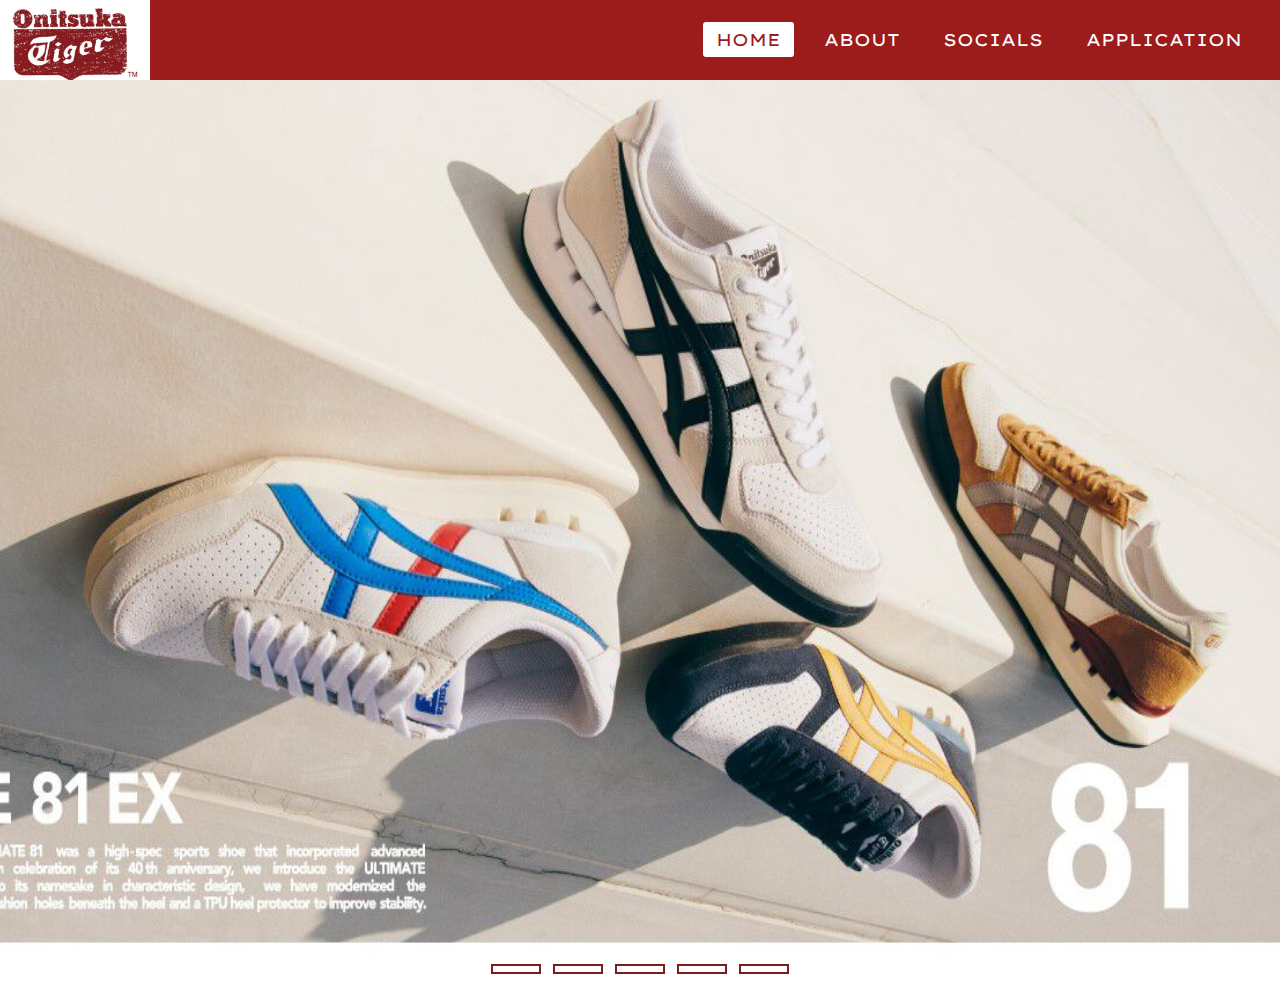
<file: index.html>
<!DOCTYPE html>
<html lang="en">
<head>
    <meta charset="UTF-8">
    <meta http-equiv="X-UA-Compatible" content="IE=edge">
    <meta name="viewport" content="width=device-width, initial-scale=1.0">
    <link rel="stylesheet" href="style.css">
</head>
<body>
  <nav>
    <input type="checkbox" id="check">
    <label for="check" class="checkbtn">
      <i class="fas fa-bars"></i>
    </label>
    <img src="logo.jpg" width="150" height="90">
    <ul>
      <li><a class="active" href="index.html">Home</a></li>
      <li><a href="webpage2.html">About</a></li>
      <li><a href="webpage3.html">Socials</a></li>
      <li><a href="webpage4.html">Application</a></li>
    </ul>
  </nav>
    <div class="slidershow middle">
        <div class="slides">
          <input type="radio" name="r" id="r1" checked>
          <input type="radio" name="r" id="r2">
          <input type="radio" name="r" id="r3">
          <input type="radio" name="r" id="r4">
          <input type="radio" name="r" id="r5">
          <div class="slide s1">
            <img src="sd.1.jpg" alt="">
          </div>
          <div class="slide">
            <img src="sd.2.jpg" alt="">
          </div>
          <div class="slide">
            <img src="sd.3.jpg" alt="">
          </div>
          <div class="slide">
            <img src="sd.4.jpg" alt="">
          </div>
          <div class="slide">
            <img src="sd.5.jpg" alt="">
          </div>
        </div>
  
        <div class="navigation">
          <label for="r1" class="bar"></label>
          <label for="r2" class="bar"></label>
          <label for="r3" class="bar"></label>
          <label for="r4" class="bar"></label>
          <label for="r5" class="bar"></label>
        </div>
      </div>
</body>
</html>
</file>
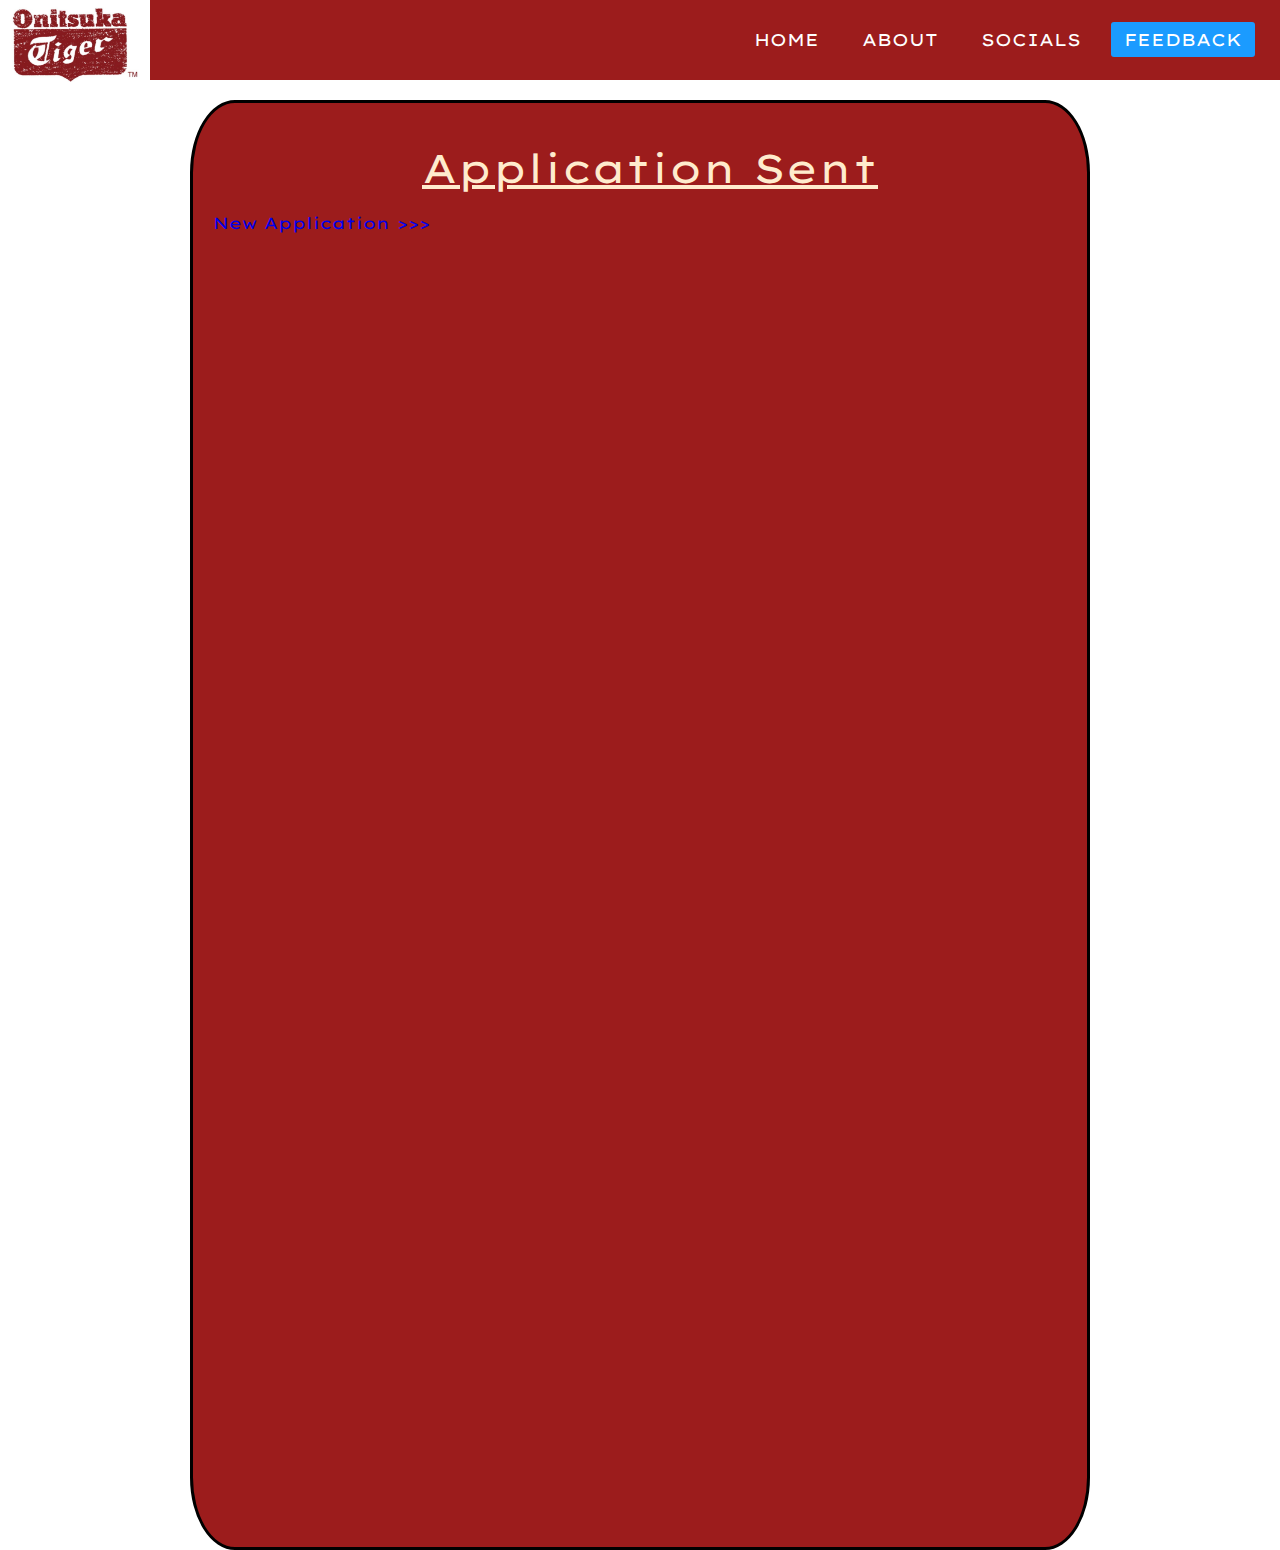
<file: output.html>
<!DOCTYPE html>
<html lang="en">
<head>
    <meta charset="UTF-8">
    <meta name="viewport" content="width=device-width, initial-scale=1.0">
    <link rel="stylesheet"  type= "text/css" href="otput.css">
</head>
<body>
    
    <nav>
        <input type="checkbox" id="check">
        <label for="check" class="checkbtn">
          <i class="fas fa-bars"></i>
        </label>
        <img src="logo.jpg" width="150" height="90">
        <ul>
          <li><a href="index.html">Home</a></li>
          <li><a href="webpage2.html">About</a></li>
          <li><a href="webpage3.html">Socials</a></li>
          <li><a class="active" href="webpage4.html">Feedback</a></li>
        </ul>
      </nav>
      <section></section>
        <br>
        <div class="contents">
            <div id="forms">
                <p>Application Sent</p>
                <br>
            </div>
            
            <script>
        const list = document.getElementById('forms')
        new URLSearchParams(window.location.search).forEach((value,name) =>
        {
            
            list.append(`${name}: ${value}`)
            list.append(document.createElement('br'))
            list.append(document.createElement('br'))
        }
        )
            </script>

        <a href="webpage4.html">New Application >>></a>
        </div>
        

 

     



</body>
</html>
</file>
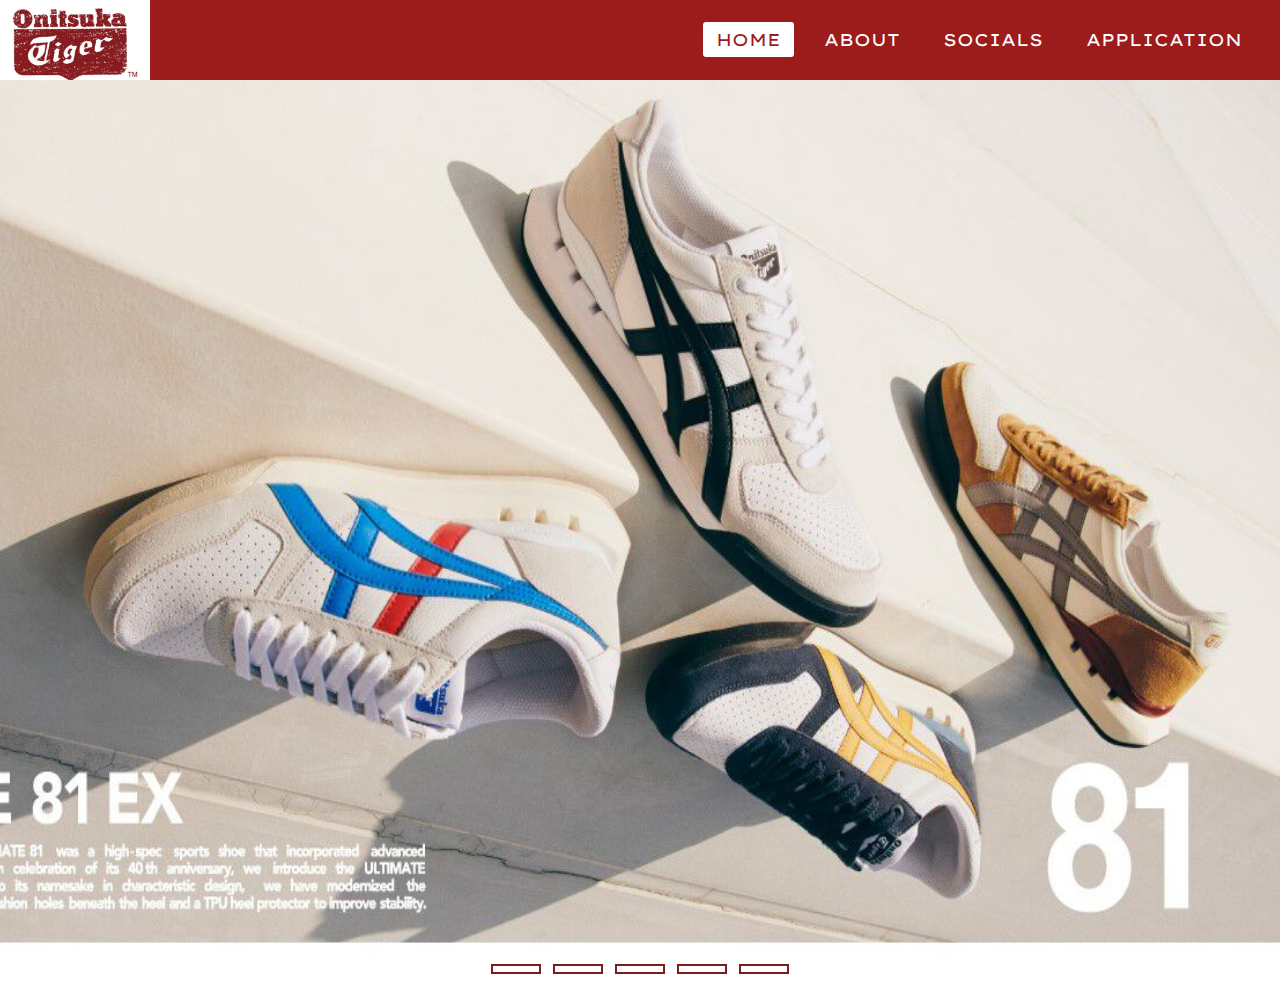
<file: webpage1.html>
<!DOCTYPE html>
<html lang="en">
<head>
    <meta charset="UTF-8">
    <meta http-equiv="X-UA-Compatible" content="IE=edge">
    <meta name="viewport" content="width=device-width, initial-scale=1.0">
    <link rel="stylesheet" href="style.css">
</head>
<body>
  <nav>
    <input type="checkbox" id="check">
    <label for="check" class="checkbtn">
      <i class="fas fa-bars"></i>
    </label>
    <img src="logo.jpg" width="150" height="90">
    <ul>
      <li><a class="active" href="webpage1.html">Home</a></li>
      <li><a href="webpage2.html">About</a></li>
      <li><a href="webpage3.html">Socials</a></li>
      <li><a href="webpage4.html">Application</a></li>
    </ul>
  </nav>
    <div class="slidershow middle">
        <div class="slides">
          <input type="radio" name="r" id="r1" checked>
          <input type="radio" name="r" id="r2">
          <input type="radio" name="r" id="r3">
          <input type="radio" name="r" id="r4">
          <input type="radio" name="r" id="r5">
          <div class="slide s1">
            <img src="sd.1.jpg" alt="">
          </div>
          <div class="slide">
            <img src="sd.2.jpg" alt="">
          </div>
          <div class="slide">
            <img src="sd.3.jpg" alt="">
          </div>
          <div class="slide">
            <img src="sd.4.jpg" alt="">
          </div>
          <div class="slide">
            <img src="sd.5.jpg" alt="">
          </div>
        </div>
  
        <div class="navigation">
          <label for="r1" class="bar"></label>
          <label for="r2" class="bar"></label>
          <label for="r3" class="bar"></label>
          <label for="r4" class="bar"></label>
          <label for="r5" class="bar"></label>
        </div>
      </div>
</body>
</html>
</file>
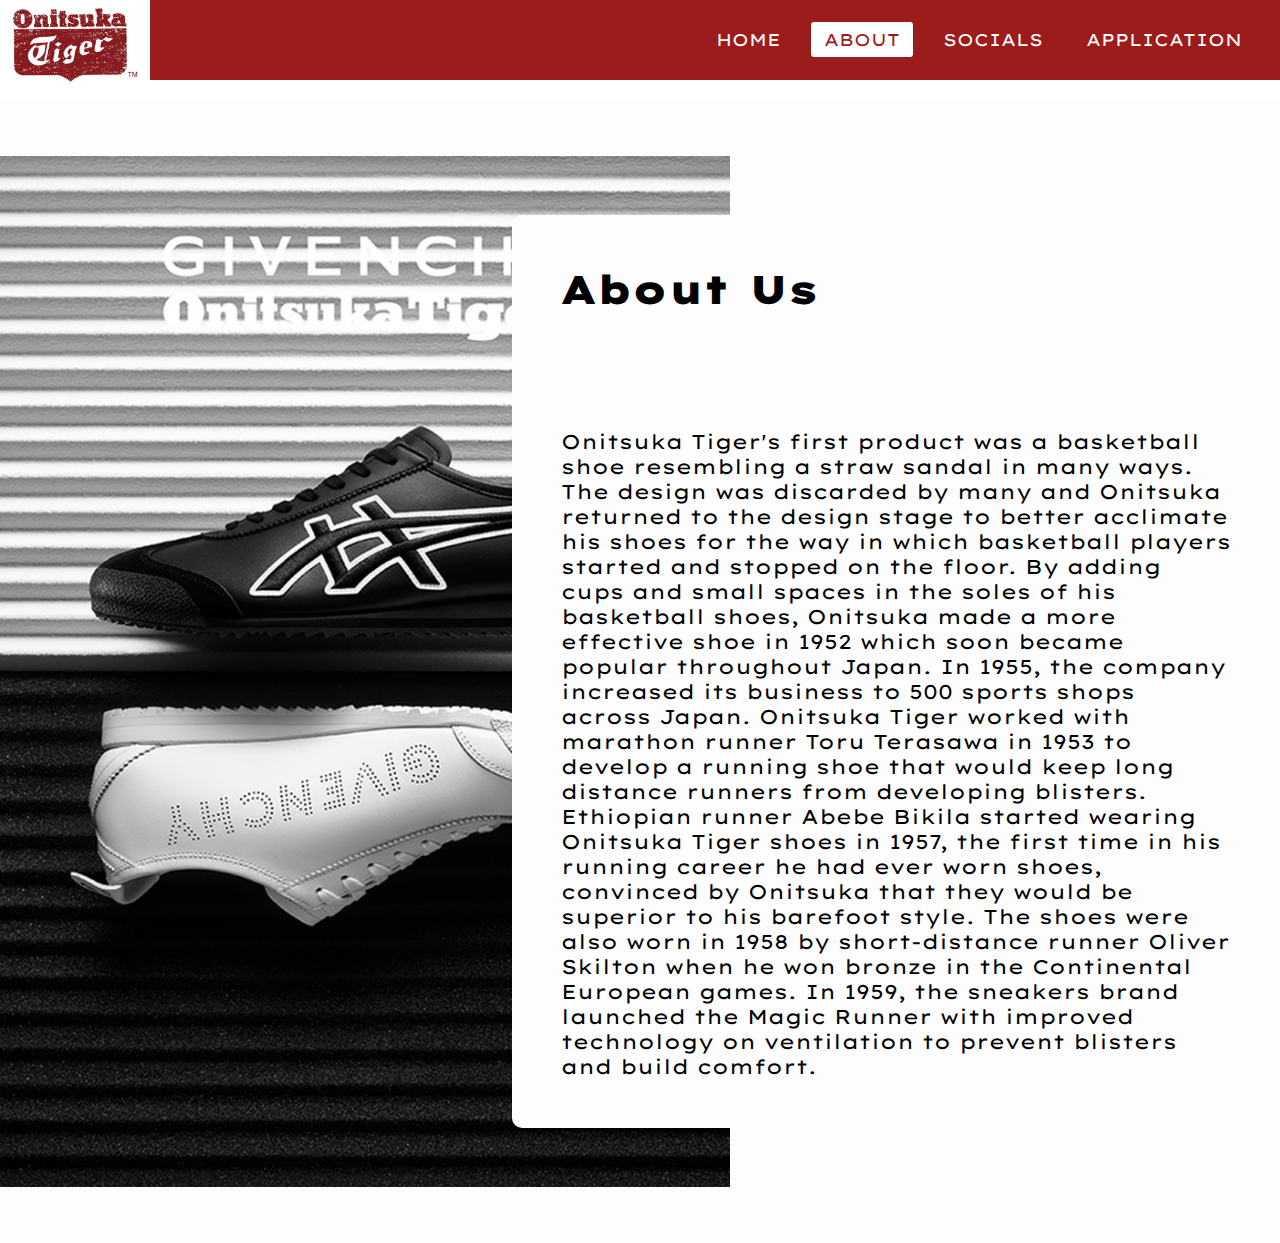
<file: webpage2.html>
<!DOCTYPE html>
<html lang="en">
<head>
    <meta charset="UTF-8">
    <meta http-equiv="X-UA-Compatible" content="IE=edge">
    <meta name="viewport" content="width=device-width, initial-scale=1.0">
    <link rel="stylesheet" href="style2.css">
</head>
<body>
  <nav>
    <input type="checkbox" id="check">
    <label for="check" class="checkbtn">
      <i class="fas fa-bars"></i>
    </label>
    <img src="logo.jpg" width="150" height="90">
    <ul>
      <li><a href="index.html">Home</a></li>
      <li><a class="active" href="webpage2.html">About</a></li>
      <li><a href="webpage3.html">Socials</a></li>
      <li><a href="webpage4.html">Application</a></li>
    </ul>
  </nav>
  <section></section>
      <br>
      <div class="about-section">
        <div class="inner-container">
            <h1>About Us</h1>
            <p>
              Onitsuka Tiger's first product was a basketball shoe resembling a straw sandal in many ways. 
              The design was discarded by many and Onitsuka returned to the  design stage to better acclimate his shoes for the way in which basketball players started and stopped on the floor.
              By adding cups and small spaces in the soles of his basketball shoes, Onitsuka made a more effective shoe in 1952 which soon became popular throughout Japan. 
              In 1955, the company increased its business to 500 sports shops across Japan.
              Onitsuka Tiger worked with marathon runner Toru Terasawa in 1953 to develop a running shoe that would keep long distance runners from developing blisters. 
              Ethiopian runner Abebe Bikila started wearing Onitsuka Tiger shoes in 1957, the first time in his running career he had ever worn shoes, convinced by Onitsuka that they would be superior to his barefoot style. 
              The shoes were also worn in 1958 by short-distance runner Oliver Skilton when he won bronze in the Continental European games. 
              In 1959, the sneakers brand launched the Magic Runner with improved technology on ventilation to prevent blisters and build comfort.
            </p>
        </div>
    </div>
      
</body>
</html>
</file>
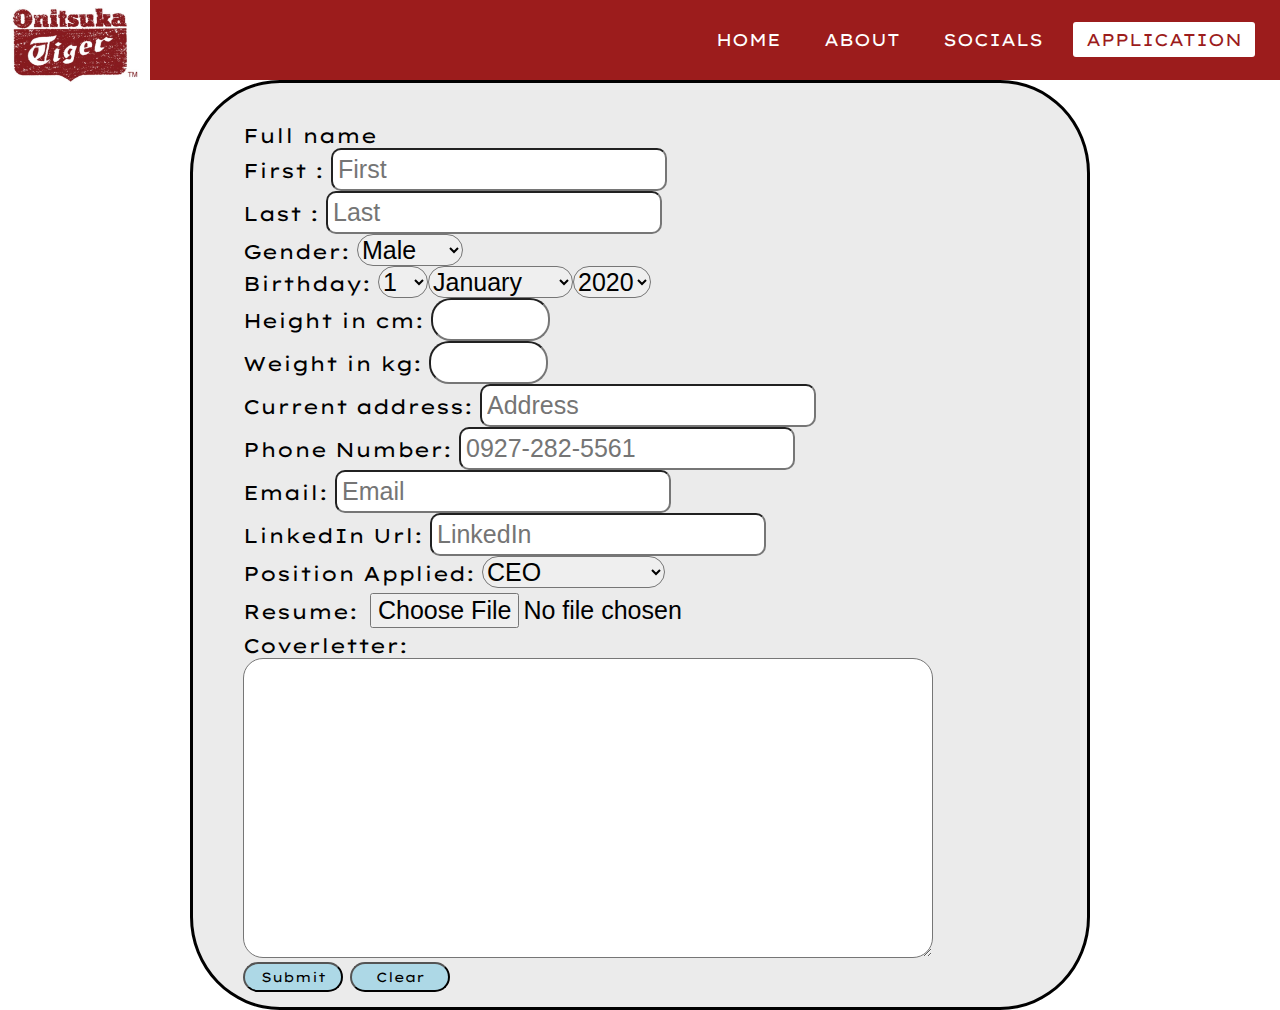
<file: webpage4.html>
<!DOCTYPE html>
<html lang="en">
<head>
    <meta charset="UTF-8">
    <meta name = "viewport" content="width=device-width, intitial-scale=1.0">
    
    <link rel="stylesheet"  type= "text/css" href="style4.css">
    
</head>

<body>
    <nav>
        <input type="checkbox" id="check">
        <label for="check" class="checkbtn">
          <i class="fas fa-bars"></i>
        </label>
        <img src="logo.jpg" width="150" height="90">
        <ul>
          <li><a href="index.html">Home</a></li>
          <li><a href="webpage2.html">About</a></li>
          <li><a href="webpage3.html">Socials</a></li>
          <li><a class="active" href="webpage4.html">Application</a></li>
        </ul>
      </nav>
      <section></section>
    <form action="output.html" method="GET">
        <div class="contentss">
                   
                    <div>
                        <label> Full name</label>
                    </div>
                    
                        <label> First :</label>
                        <input type= "text" required placeholder="First"  name="First">             
                    <div>
                    
                    <div>
                        <label> Last :</label>
                        <input type= "text" required placeholder="Last" name="Last">
                    </div>
                        <label> Gender:</label>
                        <select name = "Gender">
                        <option label ="Male" value= "Male"></option>
                        <option label ="Female" value= "Female"></option>
                        </select> 
                    </div>

                    <div>
                        <label> Birthday:</label>
                        <select name="DOBDay">
                            <option value="1">1</option>
                            <option value="2">2</option>
                            <option value="3">3</option>
                            <option value="4">4</option>
                            <option value="5">5</option>
                            <option value="6">6</option>
                            <option value="7">7</option>
                            <option value="8">8</option>
                            <option value="9">9</option>
                            <option value="10">10</option>
                            <option value="11">11</option>
                            <option value="12">12</option>
                            <option value="13">13</option>
                            <option value="14">14</option>
                            <option value="15">15</option>
                            <option value="16">16</option>
                            <option value="17">17</option>
                            <option value="18">18</option>
                            <option value="19">19</option>
                            <option value="20">20</option>
                            <option value="21">21</option>
                            <option value="22">22</option>
                            <option value="23">23</option>
                            <option value="24">24</option>
                            <option value="25">25</option>
                            <option value="26">26</option>
                            <option value="27">27</option>
                            <option value="28">28</option>
                            <option value="29">29</option>
                            <option value="30">30</option>
                            <option value="31">31</option>
                            </select><select name="DOBMonth">
                            <option value="January">January</option>
                            <option value="Febuary">Febuary</option>
                            <option value="March">March</option>
                            <option value="April">April</option>
                            <option value="May">May</option>
                            <option value="June">June</option>
                            <option value="July">July</option>
                            <option value="August">August</option>
                            <option value="September">September</option>
                            <option value="October">October</option>
                            <option value="November">November</option>
                            <option value="December">December</option>
                            </select><select name="DOBYear">
                            <option value="2020">2020</option>
                            <option value="2019">2019</option>
                            <option value="2018">2018</option>
                            <option value="2017">2017</option>
                            <option value="2016">2016</option>
                            <option value="2015">2015</option>
                            <option value="2014">2014</option>
                            <option value="2013">2013</option>
                            <option value="2012">2012</option>
                            <option value="2011">2011</option>
                            <option value="2010">2010</option>
                            <option value="2009">2009</option>
                            <option value="2008">2008</option>
                            <option value="2007">2007</option>
                            <option value="2006">2006</option>
                            <option value="2005">2005</option>
                            <option value="2004">2004</option>
                            <option value="2003">2003</option>
                            <option value="2002">2002</option>
                            <option value="2001">2001</option>
                            <option value="2000">2000</option>
                            <option value="1999">1999</option>
                            <option value="1998">1998</option>
                            <option value="1997">1997</option>
                            <option value="1996">1996</option>
                            <option value="1995">1995</option>
                            <option value="1994">1994</option>
                            <option value="1993">1993</option>
                            <option value="1992">1992</option>
                            <option value="1991">1991</option>
                            <option value="1990">1990</option>
                            <option value="1989">1989</option>
                            <option value="1988">1988</option>
                            <option value="1987">1987</option>
                            <option value="1986">1986</option>
                            <option value="1985">1985</option>
                            <option value="1984">1984</option>
                            <option value="1983">1983</option>
                            <option value="1982">1982</option>
                            <option value="1981">1981</option>
                            <option value="1980">1980</option>
                            <option value="1979">1979</option>
                            <option value="1978">1978</option>
                            <option value="1977">1977</option>
                            <option value="1976">1976</option>
                            <option value="1975">1975</option>
                            <option value="1974">1974</option>
                            <option value="1973">1973</option>
                            <option value="1972">1972</option>
                            <option value="1971">1971</option>
                            <option value="1970">1970</option>
                            <option value="1969">1969</option>
                            <option value="1968">1968</option>
                            <option value="1967">1967</option>
                            <option value="1966">1966</option>
                            <option value="1965">1965</option>
                            <option value="1964">1964</option>
                            <option value="1963">1963</option>
                            <option value="1962">1962</option>
                            <option value="1961">1961</option>
                            <option value="1960">1960</option>
                            <option value="1959">1959</option>
                            <option value="1958">1958</option>
                            <option value="1957">1957</option>
                            <option value="1956">1956</option>
                            <option value="1955">1955</option>
                            <option value="1954">1954</option>
                            <option value="1953">1953</option>
                            <option value="1952">1952</option>
                            <option value="1951">1951</option>
                            <option value="1950">1950</option>
                            <option value="1949">1949</option>
                            <option value="1948">1948</option>
                            <option value="1947">1947</option>
                            <option value="1946">1946</option>
                            <option value="1945">1945</option>
                            <option value="1944">1944</option>
                            <option value="1943">1943</option>
                            <option value="1942">1942</option>
                            <option value="1941">1941</option>
                            <option value="1940">1940</option>
                            <option value="1939">1939</option>
                            <option value="1938">1938</option>
                            <option value="1937">1937</option>
                            <option value="1936">1936</option>
                            <option value="1935">1935</option>
                            <option value="1934">1934</option>
                            <option value="1933">1933</option>
                            <option value="1932">1932</option>
                            <option value="1931">1931</option>
                            <option value="1930">1930</option>
                            </select>
                    </div>
                        
                   
                    <div>
                        <label> Height in cm:</label>
                        <input type="Number" id="numbercm" name="Height" min="1" max="1000">         
                    </div>
                        
                    <div>
                        <label> Weight in kg:</label>
                        <input type="Number"  id="numberkg" name="Weight" min="1" max="1000">
                    </div>
                    
                    <div>
                        <label> Current address:</label>
                        <input type="text" id="address" name="Address" required placeholder="Address">
                    </div>
                    

                    <div>
                        <label> Phone Number:</label>
                        <input type="tel" id="phone" name="phone" pattern="[0-9]{4}-[0-9]{3}-[0-9]{4}" required placeholder="0927-282-5561">
                    </div>
                     
                    <div>
                        <label> Email:</label>
                        <input type="email" id="email" name="Email" required placeholder="Email">  
                    </div>

                    <div>
                        <label> LinkedIn Url:</label>
                        <input type="url" id="homepage" name="Homepage" required placeholder="LinkedIn">
                    </div>
                   
                    <div>
                        <label> Position Applied:</label>
                        <select name = "Position Applied">
                        <option label ="CEO" value= "CEO"></option>
                        <option label ="Vice President" value= "Vice President"></option>
                        <option label ="Secretary" value= "Secretary"></option>
                        </select> 
                    </div>

                    <div>
                        <label>Resume:</label>
                        <input type="file" name="file">
                    </div>

                    <div class="cv">
                        <label> Coverletter:</label> <br>  
                        <textarea name="Coverletter" cols="50" rows="10"></textarea>
                    </div>
                    
                    <div>
                        <button type= "submit"> Submit </button>
           
                        <button type= "reset"> Clear </button>
                    </div>
                </div>
         </form>


</body>
</html>
</file>
<file: style.css>
@import url('https://fonts.googleapis.com/css2?family=Lexend+Mega&display=swap');
*{
  padding: 0;
  margin: 0;
  text-decoration: none;
  list-style: none;
  box-sizing: border-box;
}
body{
  font-family: 'Lexend Mega';
  margin: 0;
  padding: 0;
  background: #ffffff;
}

nav{
  background: rgb(156, 28, 28);
  height: 80px;
  width: 100%;
}

nav ul{
  float: right;
  margin-right: 20px;
}
nav ul li{
  display: inline-block;
  line-height: 80px;
  margin: 0 5px;
}
nav ul li a{
  color: white;
  font-size: 17px;
  padding: 7px 13px;
  border-radius: 3px;
  text-transform: uppercase;
}
a.active,a:hover{
  background: #ffffff;
  color: rgb(156, 28, 28);;
  transition: .5s;
}
.checkbtn{
  font-size: 30px;
  color: white;
  float: right;
  line-height: 80px;
  margin-right: 40px;
  cursor: pointer;
  display: none;
}
#check{
  display: none;
}
@media (max-width: 952px){
  label.logo{
    font-size: 30px;
    padding-left: 50px;
  }
  nav ul li a{
    font-size: 16px;
  }
}
@media (max-width: 858px){
  .checkbtn{
    display: block;
  }
  ul{
    position: fixed;
    width: 100%;
    height: 100vh;
    background: #2c3e50;
    top: 80px;
    left: -100%;
    text-align: center;
    transition: all .5s;
  }
  nav ul li{
    display: block;
    margin: 50px 0;
    line-height: 30px;
  }
  nav ul li a{
    font-size: 20px;
  }
  a:hover,a.active{
    background: none;
    color: #0082e6;
  }
  #check:checked ~ ul{
    left: 0;
  }
}
  .slidershow{
    width: 1850px;
    height: 920px;
    overflow: hidden;
  }
  .middle{
    position: absolute;
    top: 60%;
    left: 50%;
    transform: translate(-50%,-50%);
  }
  .navigation{
    position: absolute;
    bottom: 20px;
    left: 50%;
    transform: translateX(-50%);
    display: flex;
  }
  .bar{
    width: 50px;
    height: 10px;
    border: 2px solid rgb(121, 29, 29);
    margin: 6px;
    cursor: pointer;
    transition: 0.4s;
  }
  .bar:hover{
    background: rgb(121, 29, 29);
  }
  
  input[name="r"]{
      position: absolute;
      visibility: hidden;
  }
  
  .slides{
    width: 500%;
    height: 100%;
    display: flex;
  }
  
  .slide{
    width: 20%;
    transition: 0.6s;
  }
  .slide img{
    width: 100%;
    height: 100%;
  }
  
  #r1:checked ~ .s1{
    margin-left: 0;
  }
  #r2:checked ~ .s1{
    margin-left: -20%;
  }
  #r3:checked ~ .s1{
    margin-left: -40%;
  }
  #r4:checked ~ .s1{
    margin-left: -60%;
  }
  #r5:checked ~ .s1{
    margin-left: -80%;
  }
</file>
<file: otput.css>
@import url('https://fonts.googleapis.com/css2?family=Lexend+Mega&display=swap');
*{
    padding: 0;
    margin: 0;
    text-decoration: none;
    list-style: none;
    box-sizing: border-box;
}
body{
    font-family: 'Lexend Mega';
    margin: 0;
    padding: 0;
    background: #ffffff;
}
  
nav{
    background: rgb(156, 28, 28);
    height: 80px;
    width: 100%;
}
  
nav ul{
    float: right;
    margin-right: 20px;
}
nav ul li{
    display: inline-block;
    line-height: 80px;
    margin: 0 5px;
}
nav ul li a{
    color: white;
    font-size: 17px;
    padding: 7px 13px;
    border-radius: 3px;
    text-transform: uppercase;
}
a.active,a:hover{
    background: #1b9bff;
    transition: .5s;
}
.checkbtn{
    font-size: 30px;
    color: white;
    float: right;
    line-height: 80px;
    margin-right: 40px;
    cursor: pointer;
    display: none;
}
#check{
    display: none;
}
p{
    text-align:center;
    font-size: 40px;
    text-decoration: underline;
}
.contents{
    max-width: 900px;
    margin:0 auto;
    background:rgb(156, 28, 28);
    width:600%;
    height:1450px;
    padding-top: 40px;
    padding-left:20px;
    border-radius:5%;
    border-style:solid;
    color:blanchedalmond;
    border-color: black;
    
}
h1{
    padding-left: 37%;
    text-decoration: underline;
}

@media screen and (max-width:767px){

    .contentss{
        max-width: 1000px;
        height: 1100px;
    }
    }
    
    @media screen and (max-width:322px){
        .contentss{
            width: 300px;
            height: 1050px;
        }
        }
</file>
<file: style2.css>
@import url('https://fonts.googleapis.com/css2?family=Lexend+Mega&display=swap');
*{
  padding: 0;
  margin: 0;
  text-decoration: none;
  list-style: none;
  box-sizing: border-box;
}
body{
  font-family: 'Lexend Mega';
  margin: 0;
  padding: 0;
  background: #ffffff;
}

nav{
  background: rgb(156, 28, 28);
  height: 80px;
  width: 100%;
}

nav ul{
  float: right;
  margin-right: 20px;
}
nav ul li{
  display: inline-block;
  line-height: 80px;
  margin: 0 5px;
}
nav ul li a{
  color: white;
  font-size: 17px;
  padding: 7px 13px;
  border-radius: 3px;
  text-transform: uppercase;
}
a.active,a:hover{
  background: #ffffff;
    color: rgb(156, 28, 28);;
  transition: .5s;
}
.checkbtn{
  font-size: 30px;
  color: white;
  float: right;
  line-height: 80px;
  margin-right: 40px;
  cursor: pointer;
  display: none;
}
#check{
  display: none;
}
@media (max-width: 952px){
  label.logo{
    font-size: 30px;
    padding-left: 50px;
  }
  nav ul li a{
    font-size: 16px;
  }
}
@media (max-width: 858px){
  .checkbtn{
    display: block;
  }
  ul{
    position: fixed;
    width: 100%;
    height: 100vh;
    background: #2c3e50;
    top: 80px;
    left: -100%;
    text-align: center;
    transition: all .5s;
  }
  nav ul li{
    display: block;
    margin: 50px 0;
    line-height: 30px;
  }
  nav ul li a{
    font-size: 20px;
  }
  a:hover,a.active{
    background: none;
    color: #0082e6;
  }
  #check:checked ~ ul{
    left: 0;
  }
}

.about-section{
    background: url(about.jpg) no-repeat left;
    background-size: 57%;
    background-color: #fdfdfd;
    overflow: hidden;
    padding: 115px 0;
}
  .inner-container{
    width: 60%;
    float: right;
    background-color: #fdfdfd;
    padding: 49px;
    border-radius: 10px;
    
}

.inner-container h1{
    margin-bottom: 115px;;
    font-size: 40px;
    font-weight: 900;
}

p{
  font-size: 20px;
  font-family: 'Lexend Mega';
}
</file>
<file: style4.css>
@import url('https://fonts.googleapis.com/css2?family=Lexend+Mega&display=swap');
*{
    padding: 0;
    margin: 0;
    text-decoration: none;
    list-style: none;
    box-sizing: border-box;
}
body{
    font-family: 'Lexend Mega';
    margin: 0;
    padding: 0;
    background: #ffffff;
}
  
nav{
    background: rgb(156, 28, 28);
    height: 80px;
    width: 100%;
}
  
nav ul{
    float: right;
    margin-right: 20px;
}
nav ul li{
    display: inline-block;
    line-height: 80px;
    margin: 0 5px;
}
nav ul li a{
    color: white;
    font-size: 17px;
    padding: 7px 13px;
    border-radius: 3px;
    text-transform: uppercase;
}
a.active,a:hover{
    background: #ffffff;
    color: rgb(156, 28, 28);;
    transition: .5s;
}
.checkbtn{
    font-size: 30px;
    color: white;
    float: right;
    line-height: 80px;
    margin-right: 40px;
    cursor: pointer;
    display: none;
}
#check{
    display: none;
}
  

button{
    font-family: 'Lexend Mega';
    background-color: lightblue;
    border-radius: 10px;
    height: 30px;
    width: 100px;
}

button:hover{
    color:rgb(0, 0, 0);
    background-color: white;
}
  
label{
    font-size: 20px;
}

.contentss{
    size:100px;
    margin:0 auto;
    background:rgb(235, 235, 235);
    justify-content: center;
    padding-top: 40px;
    padding-left:50px;
    border-radius:10%;
    max-width: 900px;
    height: 930px;
    border-style:solid;

}

input{
    font-size: 25px;
    padding:5px;
    border-radius: 10px;
}
h1{
    font-size :25px;
    text-decoration: underline;
}
select{
    font-size: 25px;
    }
.cv textarea{
    height:300px;
    width:690px;
}
:optional{
    border-radius: 20px;
    size: 30px;
}
@media screen and (max-width:767px){
.cv textarea {
    height:300px;
    width:250px;
}
select{
font-size: 20px;
}
input{
    font-size: 20px;
}
.contentss{
    max-width: 1000px;
    height: 1100px;
}
}

@media screen and (max-width:322px){
    .cv textarea {
        height:300px;
        width:250px;
    }
    select{
    font-size: 20px;
    }
    input{
        font-size: 20px;
    }
    .contentss{
        width: 300px;
        height: 1050px;
    }
    }
</file>
